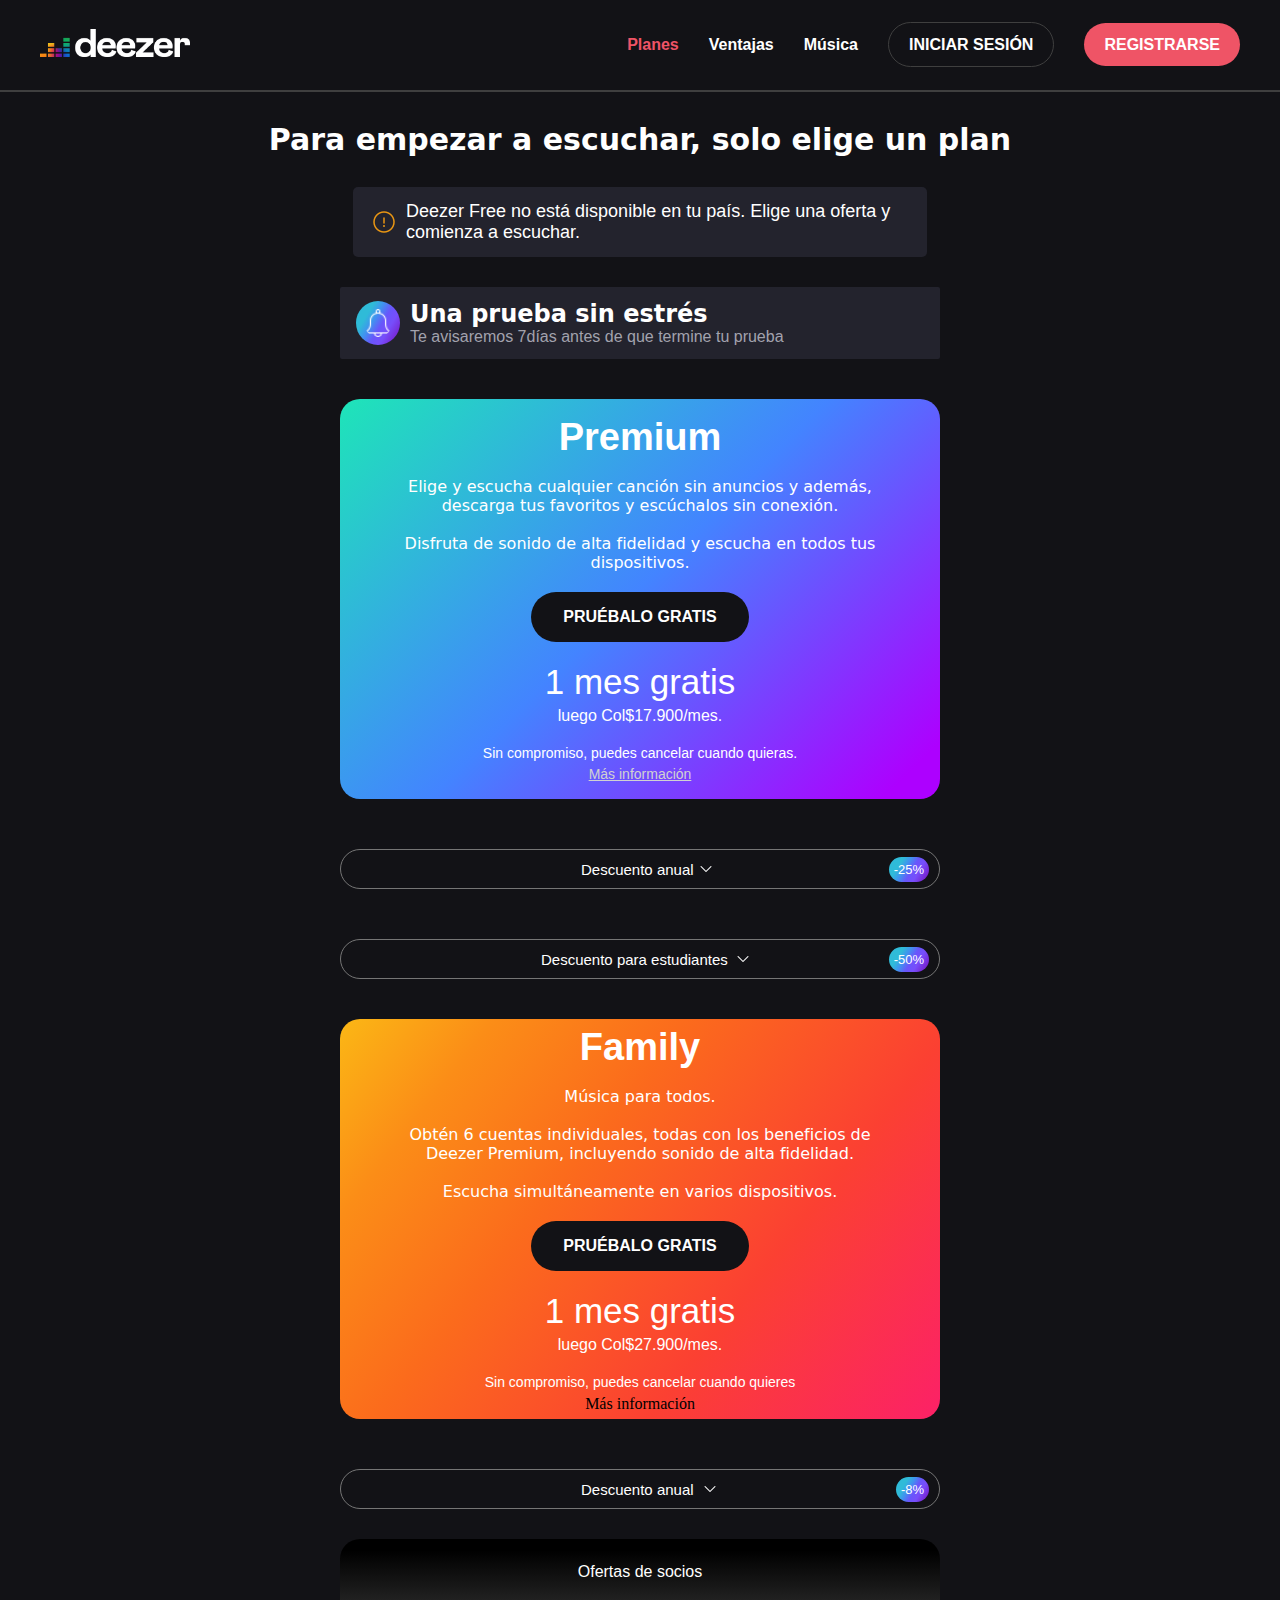
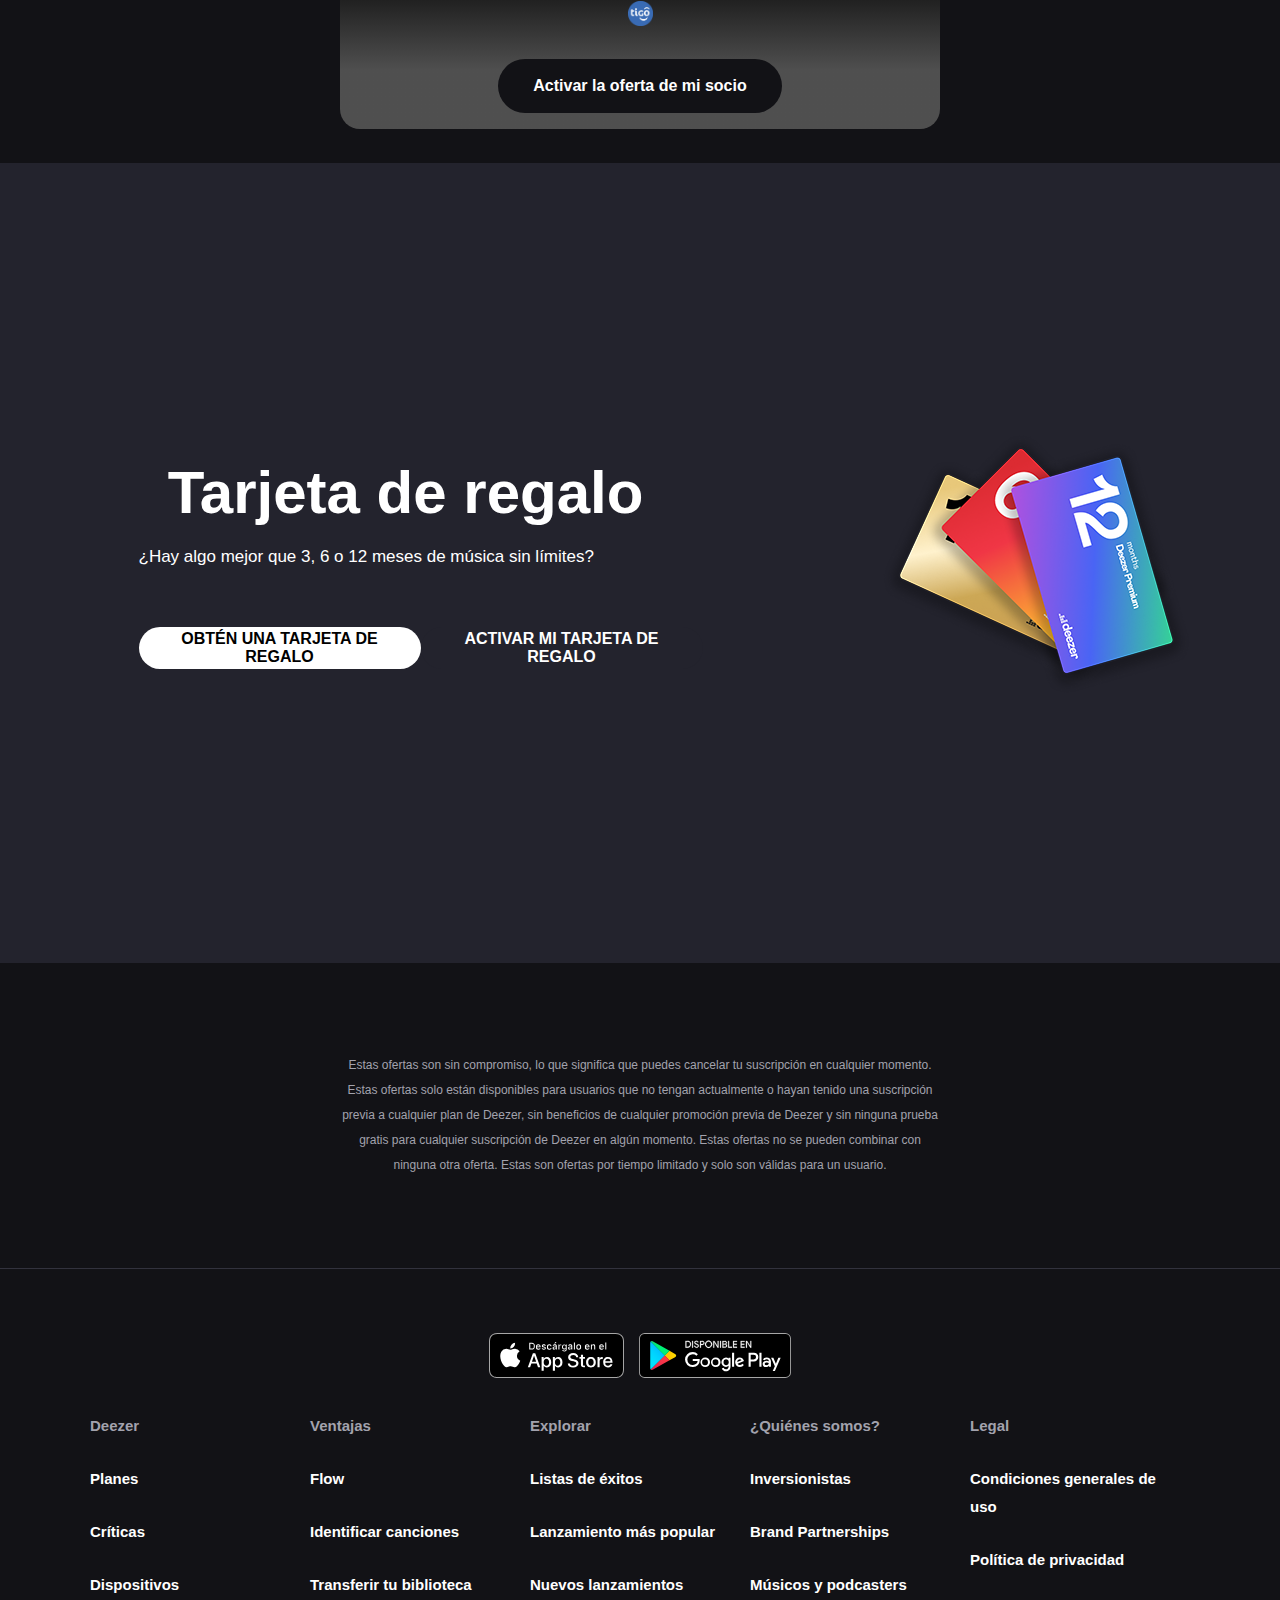
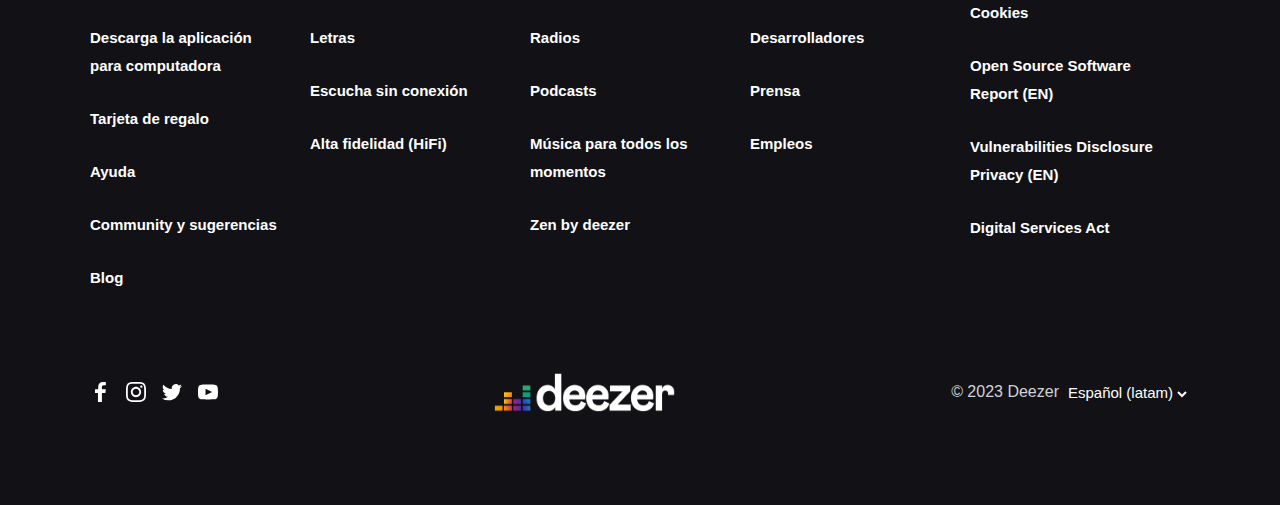
<file: index.html>
<!DOCTYPE html>
<html lang="es">
<head>
    <meta charset="UTF-8">
    <meta name="viewport" content="width=device-width, initial-scale=1.0">
    <title>Deezer</title>
    <link rel="stylesheet" href="estilos/estilos.css">
    <script defer type="module" src="script.mjs"></script>
    <link rel="icon" href="imagenes/icono.ico">
</head>
<body>
    <!--menu-->
    <nav class="menu-normal">
        <a href="imagenes/logo.png" class="enlace">
            <img src="imagenes/logo.png" alt="">
        </a>
        <ul>
            <li><a href="" class="planes">Planes</a></li>
            <li><a href="" class="ventajas">Ventajas</a></li>
            <li><a href="" class="musica">Música</a></li>
            <li><a href="" class="iniciar">INICIAR SESIÓN</a></li>
            <li><a href="" class="registrarse">REGISTRARSE</a></li>
        </ul>
    </nav>
    <nav class="menu-mobile">
        <a href="imagenes/logo.png" class="enlace">
            <img src="imagenes/logo.png" alt="">
        </a>
        <input type="checkbox" id="check">
        <label for="check" class="checkbtn" id="menublanco">
            <img src="imagenes/menublanco.png" alt="">
        </label>
    </nav>
    <div class="menu" id="menu">
        <ul>
            <li><a href="" class="linksMobile">Iniciar sesión</a></li>
            <li><a href="" class="linksMobile">Registrarse</a></li>
            <li><a href="" class="linksMobile">Descargar la aplicación</a></li>
            <li><a href="" class="linksMobile">Planes</a></li>
            <li><a href="" class="linksMobile">Explorar canales</a></li>
        </ul>
    </div>
    <hr>
    <!-- contenedor principal -->
    <section class="principal">
        <h1 class="titulo">
            Para empezar a escuchar, solo elige un plan
        </h1>
        <div class="info1">
            <img src="imagenes/danger.png" alt="">
            <p>Deezer Free no está disponible en tu país. Elige una oferta y comienza a escuchar.</p>
        </div>
        <div class="info2">
            <img src="imagenes/bell.png" alt="">
            <div class="textoinfo2">
                <h2 class="titleInfo2">Una prueba sin estrés</h2>
                <p>Te avisaremos 7días antes de que termine tu prueba</p>
            </div>
        </div>
        <!-- card1 -->
        <div class="card1">
            <a href="" class="titleCard1">Premium</a>
            <p class="p1Card1">
                Elige y escucha cualquier canción sin anuncios y además, descarga tus favoritos y escúchalos sin conexión.
                    <br>
                    <br>
                    Disfruta de sonido de alta fidelidad y escucha en todos tus dispositivos.
            </p>
            <a href="" class="buttonCard1">
                PRUÉBALO GRATIS
            </a>
            <a href="" class="gratis">1 mes gratis</a>
            <a href="" class="luego">
                luego Col$17.900/mes.
            </a>
            <p class="p2Card1">Sin compromiso, puedes cancelar cuando quieras.</p>
            <a href="" class="informacion">Más información</a>
        </div>
        <!-- desplegable1 -->
        <div class="wrap-options">
            <input type="checkbox" hidden id="checker_1" class="checker" />
            <label class="button" for="checker_1"><p>Descuento anual</p>
                <img src="imagenes/down-arrow.png" alt="">
                <div class="color">-25%</div>
            </label>
            <div class="content-info">
                <div class="content">
                    <a href="" class="titleCard2">Premium Anual</a>
                    <div class="info1Card2">
                        <p>Todos los beneficios de Deezer Premium a un precio anual con descuento.</p>
                    </div>
                    <div class="botonCard2">
                        <a href="">COMENZAR PRUEBA GRATUITA DE 1 MES</a>
                    </div>
                    <a class="gratisCard2" href="">25 % de descuento cada año</a>
                    <a class="luegoCard2" href="">Col$214.800/año Col$161.100/año</a>
                    <p class="compromiso">Un compromiso por 1 año.</p>
                    <a class="linkCard2" href="">Más información</a>
                </div>
            </div>
        </div>
        <!-- desplegable2 -->
        <div class="wrap-options">
            <input type="checkbox" hidden id="checker_2" class="checker2" />
            <label class="button"  id="button" for="checker_2"><p>Descuento para estudiantes</p>
                <img src="imagenes/down-arrow.png" alt="">
                <div class="color">-50%</div>
            </label>
            <div class="content-info" id="content-info2">
                <div class="content" id="content">
                    <a href="" class="titleCard2">Student</a>
                    <div class="info1Card2">
                        <p>Todos los beneficios de Deezer Premium a mitad de precio para aprovechar al máximo tu vida de estudiante.
                        <br>
                        <br>
                        Disfruta de sonido de alta fidelidad y escucha en todos tus dispositivos.
                        </p>
                    </div>
                    <div class="botonCard2">
                        <a href="">PRUÉBALO GRATIS</a>
                    </div>
                    <a class="gratisCard2" href="">1 mes gratis</a>
                    <a class="luegoCard2" href="">luego Col$8.450/mes.</a>
                    <p class="compromiso">Sin compromiso, puedes cancelar cuando quieras.</p>
                    <a class="linkCard2" href="">Más información</a>
                </div>
            </div>
        </div>
    </section>
    <section class="container">
      <div class="card4">
          <article>
              <a class="titleCard1">Family</a>
              <p class="p1Card1">Música para todos. <br> <br>
              Obtén 6 cuentas individuales, todas con los beneficios de Deezer Premium, incluyendo sonido de alta fidelidad. <br> <br>
              Escucha simultáneamente en varios dispositivos.</p>
              <a class="buttonCard1">PRUÉBALO GRATIS</a> 
              <a class="gratis">1 mes gratis</a>
              <a class="luego">luego Col$27.900/mes.</a>
              <p class="p2Card1">Sin compromiso, puedes cancelar cuando quieres</p>
              <a clas="información">Más información</a>
          </article>
      </div>

      <div class="wrap-options">
          <input type="checkbox" hidden id="checker_3" class="checker" />
          <label class="button" for="checker_3"><p>Descuento anual</p>
              <img src="imagenes/down-arrow.png" alt="">
              <div class="color">-8%</div>
          </label>
          <div class="content-info" id="content-info2">
              <div class="content">
                  <a href="" class="titleCard2">Family Anual</a>
                  <div class="info1Card2">
                      <p>Todos los beneficios de Deezer Family a un precio anual con descuento.</p>
                  </div>
                  <div class="botonCard2">
                      <a href="">COMENZAR PRUEBA GRATIS DE 1 MES</a>
                  </div>
                  <a class="gratisCard2" href="">8% de descuento cada año</a>
                  <a class="luegoCard2" href="">Col$334.800/año Col$306.900/año</a>
                  <p class="compromiso">Un compromiso por 1 año.</p>
                  <a class="linkCard2" href="">Más información</a>

      
              </div>
          </div>
      </div>

      <a class="contenedor7">
          <p>
              Ofertas de socios
          </p>
          <img src="imagenes/tigo.png"/>
          <a class="botoncontenedor7">
              Activar la oferta de mi socio
          </a>
      </a>

      <div class="contenedor8">
          <div class="contenedor8info">
              <h2>
                  Tarjeta de regalo
              </h2>
              <p>
                  ¿Hay algo mejor que 3, 6 o 12 meses de música sin límites?
              </p>
              <div class="contenedor8botones">
                  <a href="" class="obtener">OBTÉN UNA TARJETA DE REGALO</a>
                  <a href="" class="activar">ACTIVAR MI TARJETA DE REGALO</a>
              </div>
          </div>
          <img src="imagenes/cards.png">
      </div>
    <article class="avisoOferta">
      <p class="textoOferta">
        Estas ofertas son sin compromiso, lo que significa que puedes cancelar
        tu suscripción en cualquier momento. Estas ofertas solo están
        disponibles para usuarios que no tengan actualmente o hayan tenido una
        suscripción previa a cualquier plan de Deezer, sin beneficios de
        cualquier promoción previa de Deezer y sin ninguna prueba gratis para
        cualquier suscripción de Deezer en algún momento. Estas ofertas no se
        pueden combinar con ninguna otra oferta. Estas son ofertas por tiempo
        limitado y solo son válidas para un usuario.
      </p>
    </article>
    <footer>
      <article></article>
      <section class="footerDescargas">
        <a href="#"
          ><img src="imagenes/AppStore.svg" alt="App Store" class="store"
        /></a>
        <a href="#"
          ><img src="imagenes/GoogleStore.svg" alt="Play Store" class="store"
        /></a>
      </section>

      <section class="footerLinks">
        <ul class="columnLinks">
          <li><a href="#" class="footerLink footerTitle">Deezer</a></li>
          <li><a href="#" class="footerLink">Planes</a></li>
          <li><a href="#" class="footerLink">Críticas</a></li>
          <li><a href="#" class="footerLink">Dispositivos</a></li>
          <li>
            <a href="#" class="footerLink"
              >Descarga la aplicación para computadora</a
            >
          </li>
          <li><a href="#" class="footerLink">Tarjeta de regalo</a></li>
          <li><a href="#" class="footerLink">Ayuda</a></li>
          <li><a href="#" class="footerLink">Community y sugerencias</a></li>
          <li><a href="#" class="footerLink">Blog</a></li>
        </ul>
        <ul class="columnLinks">
          <li><a href="#" class="footerLink footerTitle">Ventajas</a></li>
          <li><a href="#" class="footerLink">Flow</a></li>
          <li><a href="#" class="footerLink">Identificar canciones</a></li>
          <li><a href="#" class="footerLink">Transferir tu biblioteca</a></li>
          <li><a href="#" class="footerLink">Letras</a></li>
          <li><a href="#" class="footerLink">Escucha sin conexión</a></li>
          <li><a href="#" class="footerLink">Alta fidelidad (HiFi)</a></li>
        </ul>
        <ul class="columnLinks">
          <li><a href="#" class="footerLink footerTitle">Explorar</a></li>
          <li><a href="#" class="footerLink">Listas de éxitos</a></li>
          <li><a href="#" class="footerLink">Lanzamiento más popular</a></li>
          <li><a href="#" class="footerLink">Nuevos lanzamientos</a></li>
          <li><a href="#" class="footerLink">Radios</a></li>
          <li><a href="#" class="footerLink">Podcasts</a></li>
          <li>
            <a href="#" class="footerLink">Música para todos los momentos</a>
          </li>
          <li><a href="#" class="footerLink">Zen by deezer</a></li>
        </ul>
        <ul class="columnLinks">
          <li><a href="" class="footerLink footerTitle">¿Quiénes somos?</a></li>
          <li><a href="" class="footerLink">Inversionistas</a></li>
          <li><a href="" class="footerLink">Brand Partnerships</a></li>
          <li><a href="" class="footerLink">Músicos y podcasters</a></li>
          <li><a href="" class="footerLink">Desarrolladores</a></li>
          <li><a href="" class="footerLink">Prensa</a></li>
          <li><a href="" class="footerLink">Empleos</a></li>
        </ul>
        <ul class="columnLinks">
          <li><a href="#" class="footerLink footerTitle">Legal</a></li>
          <li>
            <a href="#" class="footerLink">Condiciones generales de uso</a>
          </li>
          <li><a href="#" class="footerLink">Política de privacidad</a></li>
          <li><a href="#" class="footerLink">Cookies</a></li>
          <li>
            <a href="#" class="footerLink">Open Source Software Report (EN)</a>
          </li>
          <li>
            <a href="#" class="footerLink"
              >Vulnerabilities Disclosure Privacy (EN)</a
            >
          </li>
          <li><a href="#" class="footerLink">Digital Services Act</a></li>
        </ul>
      </section>
      <section class="footerFinal">
        <section class="linkSocial">
          <a href="#"
            ><img src="imagenes/Facebook.svg" class="social" alt="Facebook"
          /></a>
          <a href="#"
            ><img src="imagenes/instagram.svg" class="social" alt="Instagram"
          /></a>
          <a href="#"
            ><img src="imagenes/twitter.svg" class="social" alt="Twitter"
          /></a>
          <a href="#"
            ><img src="imagenes/youtube-play.svg" class="social" alt="Youtube"
          /></a>
        </section>
        <section class="footerLogo">
          <a href="#"
            ><img src="imagenes/deezer-logo-blanco.png" alt="logo deezer"
          /></a>
        </section>
        <section class="copyrightLanguage">
          <p class="copyright">© 2023 Deezer</p>
          <select name="idioma" class="idioma">
            <option value="Čeština">Čeština</option>
            <option value="Dansk">Dansk</option>
            <option value="Deutsch">Deutsch</option>
            <option value="English">English</option>
            <option value="English (us)">English (us)</option>
            <option value="Español">Español</option>
            <option value="Español (latam)" selected>Español (latam)</option>
            <option value="Français">Français</option>
            <option value="Hrvatski">Hrvatski</option>
            <option value="Italiano">Italiano</option>
            <option value="Magyar">Magyar</option>
            <option value="Nederlands">Nederlands</option>
            <option value="Polski">Polski</option>
            <option value="Português (br)">Português (br)</option>
            <option value="Português (pt)">Português (pt)</option>
            <option value="Română">Română</option>
            <option value="日本語">日本語</option>
          </select>
        </section>
      </section>
    </footer>
</body>
</html>
</file>
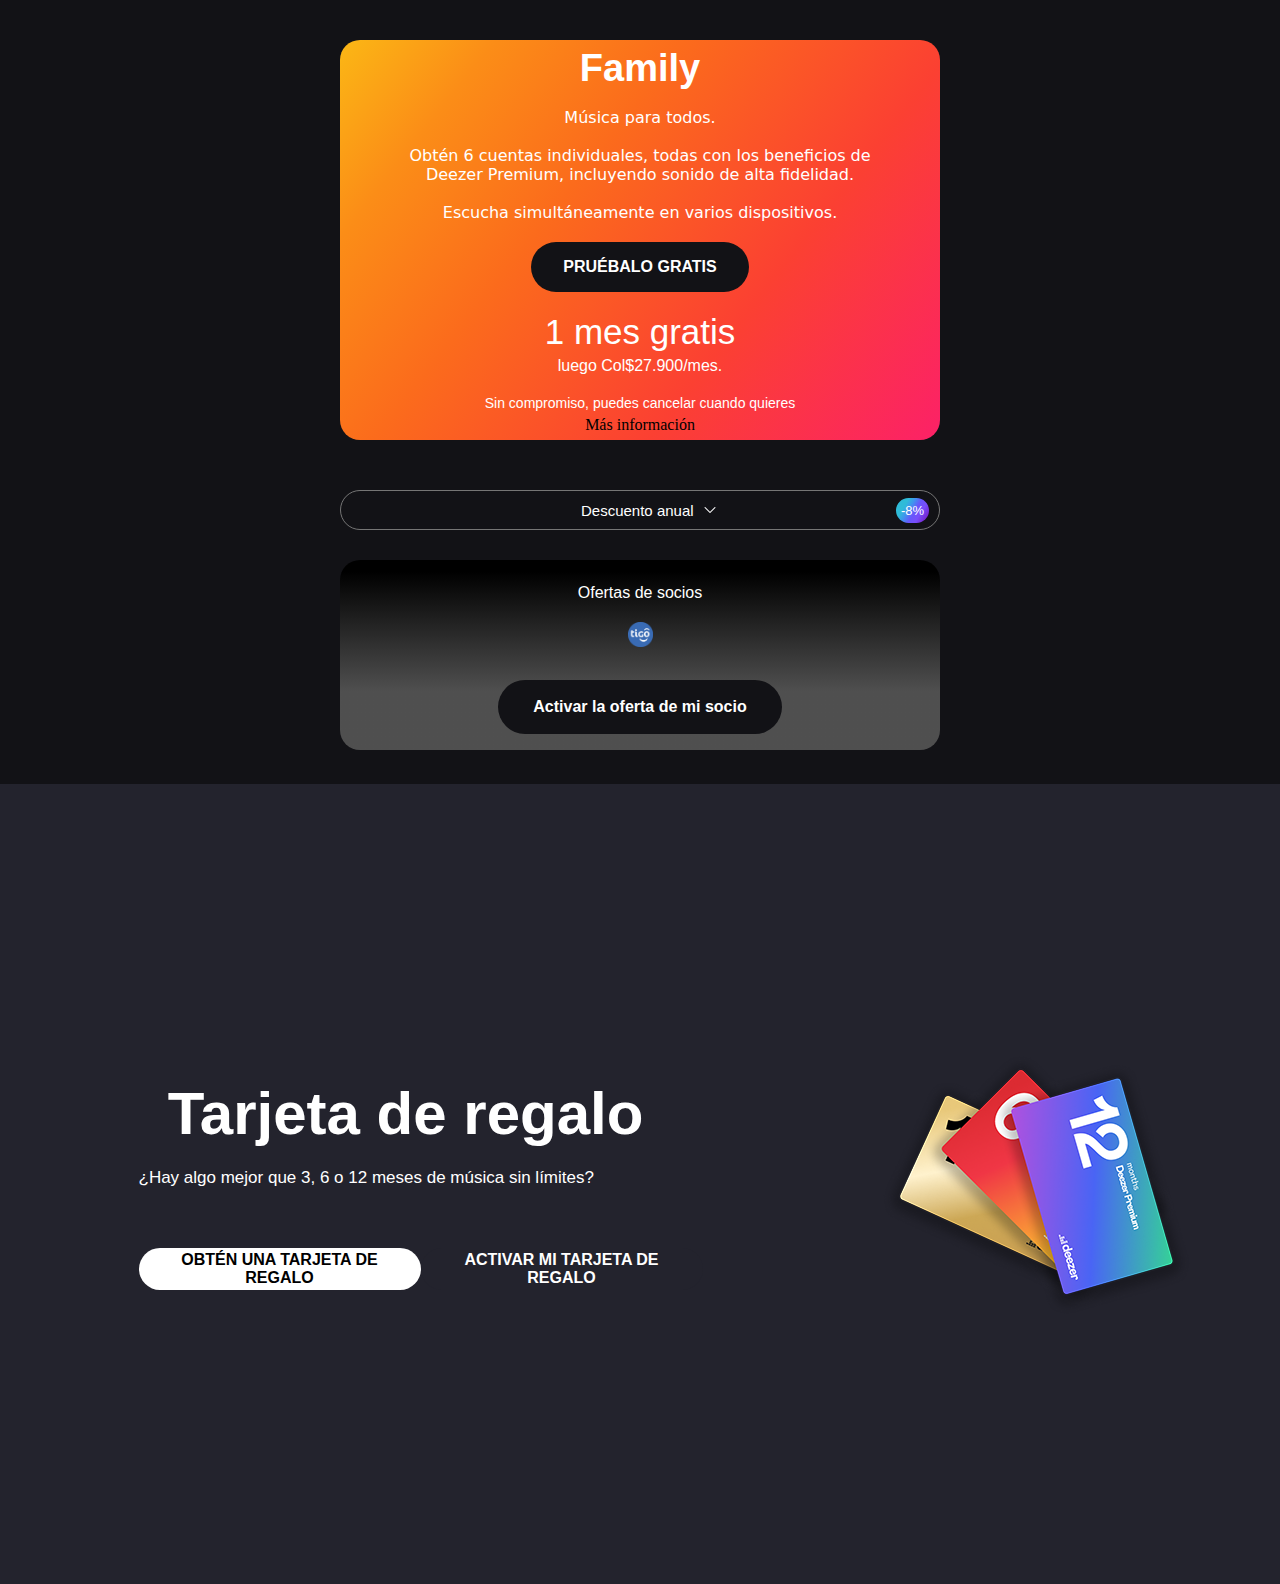
<file: contenedor2.html>
<!DOCTYPE html>
<html>
<head>
    <title>Document</title>
    <link rel="stylesheet" href="estilos/estilos.css">
</head>
<body>
    <section class="container">
        <div class="card4">
            <article>
                <a class="titleCard1">Family</a>
                <p class="p1Card1">Música para todos. <br> <br>
                Obtén 6 cuentas individuales, todas con los beneficios de Deezer Premium, incluyendo sonido de alta fidelidad. <br> <br>
                Escucha simultáneamente en varios dispositivos.</p>
                <a class="buttonCard1">PRUÉBALO GRATIS</a> 
                <a class="gratis">1 mes gratis</a>
                <a class="luego">luego Col$27.900/mes.</a>
                <p class="p2Card1">Sin compromiso, puedes cancelar cuando quieres</p>
                <a clas="información">Más información</a>
            </article>
        </div>

        <div class="wrap-options">
            <input type="checkbox" hidden id="checker_3" class="checker" />
            <label class="button" for="checker_3"><p>Descuento anual</p>
                <img src="imagenes/down-arrow.png" alt="">
                <div class="color">-8%</div>
            </label>
            <div class="content-info" id="content-info2">
                <div class="content">
                    <a href="" class="titleCard2">Family Anual</a>
                    <div class="info1Card2">
                        <p>Todos los beneficios de Deezer Family a un precio anual con descuento.</p>
                    </div>
                    <div class="botonCard2">
                        <a href="">COMENZAR PRUEBA GRATIS DE 1 MES</a>
                    </div>
                    <a class="gratisCard2" href="">8% de descuento cada año</a>
                    <a class="luegoCard2" href="">Col$334.800/año Col$306.900/año</a>
                    <p class="compromiso">Un compromiso por 1 año.</p>
                    <a class="linkCard2" href="">Más información</a>

        
                </div>
            </div>
        </div>

        <a class="contenedor7">
            <p>
                Ofertas de socios
            </p>
            <img src="imagenes/tigo.png"/>
            <a class="botoncontenedor7">
                Activar la oferta de mi socio
            </a>
        </a>

        <div class="contenedor8">
            <div class="contenedor8info">
                <h2>
                    Tarjeta de regalo
                </h2>
                <p>
                    ¿Hay algo mejor que 3, 6 o 12 meses de música sin límites?
                </p>
                <div class="contenedor8botones">
                    <a href="" class="obtener">OBTÉN UNA TARJETA DE REGALO</a>
                    <a href="" class="activar">ACTIVAR MI TARJETA DE REGALO</a>
                </div>
            </div>
            <img src="imagenes/cards.png">
        </div>
    
</body>
</html>
</file>
<file: estilos/estilos.css>
* {
  padding: 0;
  margin: 0;
  text-decoration: none;
  box-sizing: border-box;
}
body {
  background-color: #121216;
}
/* menu */
.menu-normal {
  width: 100%;
  height: 90px;
  display: flex;
  justify-content: space-between;
  align-items: center;
  padding: 0 40px 0 40px;
}
.enlace img {
  width: 150px;
}
.menu-normal ul {
  display: flex;
  list-style: none;
}
.menu-normal ul li {
  margin-left: 30px;
}
li a {
  color: #fff;
  font-family: Arial, Helvetica, sans-serif;
  font-weight: 600;
}
li a:hover {
  color: #ef5466;
}
.planes {
  color: #ef5466;
}
.iniciar {
  border: #3f3f3f 1px solid;
  padding: 13px 20px;
  border-radius: 50px;
  font-weight: 700;
  transition: 0.2s ease-in-out;
}
.iniciar:hover {
  background: #3f3f3f;
  color: #fff;
}
.registrarse {
  background-color: #ef5466;
  padding: 13px 20px;
  border-radius: 50px;
  transition: 0.2s ease-in-out;
}
.registrarse:hover {
  background-color: #b83242;
  color: #fff;
}

/* menu mobile */
.menu-mobile {
  display: none;
}
.menu {
  display: none;
  text-align: center;
  background-color: #121216;
  width: 100%;
}
.menu ul li {
  margin-top: 30px;
}
.checkbtn {
  cursor: pointer;
  display: none;
}
#check {
  display: none;
}
.menublanco {
  width: 45px;
  height: 45px;
  margin-top: 10px;
  cursor: pointer;
}
hr {
  border: #3f3f3f 1px solid;
}

/* contenedor principal */
.principal {
  display: flex;
  flex-direction: column;
  justify-content: center;
  align-items: center;
}
.titulo {
  color: #fff;
  text-align: center;
  font-family: system-ui, -apple-system, BlinkMacSystemFont, "Segoe UI", Roboto,
    Oxygen, Ubuntu, Cantarell, "Open Sans", "Helvetica Neue", sans-serif;
  font-weight: 700;
  font-size: 30px;
  margin-top: 30px;
}
.info1 {
  display: flex;
  justify-content: space-between;
  align-items: center;
  background-color: #23232d;
  color: #fff;
  font-family: Arial, Helvetica, sans-serif;
  font-size: 18px;
  width: 574px;
  height: 70px;
  border-radius: 5px;
  padding: 19px;
  margin-top: 30px;
}
.info1 p {
  margin-left: 10px;
}
.info2 {
  width: 600px;
  height: 72px;
  background-color: #23232d;
  border-radius: 2px;
  margin-top: 30px;
  display: flex;
  align-items: center;
  padding: 4px 16px;
}
.info2 img {
  width: 44px;
  height: 44px;
  background: linear-gradient(
    121deg,
    rgba(47, 187, 216, 1) 27%,
    rgba(64, 147, 239, 1) 41%,
    rgba(104, 86, 251, 1) 56%,
    rgba(119, 78, 251, 1) 70%,
    rgba(119, 34, 206, 1) 90%
  );
  border-radius: 100%;
  padding: 8px;
  margin-right: 10px;
}
.titleInfo2 {
  color: #fff;
  font-family: system-ui, -apple-system, BlinkMacSystemFont, "Segoe UI", Roboto,
    Oxygen, Ubuntu, Cantarell, "Open Sans", "Helvetica Neue", sans-serif;
  font-weight: 600;
}
.textoinfo2 {
  color: #a2a2ad;
  font-family: Arial, Helvetica, sans-serif;
}
.card1 {
  width: 600px;
  height: 400px;
  background: linear-gradient(135deg, #1ee5b8, #4384ff 48.96%, #ad00ff 94.27%);
  margin-top: 40px;
  border-radius: 20px;
  display: flex;
  flex-direction: column;
  justify-content: center;
  align-items: center;
  text-align: center;
}
/* card1 */
.titleCard1 {
  color: #fff;
  font-family: Arial, Helvetica, sans-serif;
  font-weight: 800;
  font-size: 38px;
  margin-bottom: 18px;
}
.p1Card1 {
  color: #fff;
  font-family: system-ui, -apple-system, BlinkMacSystemFont, "Segoe UI", Roboto,
    Oxygen, Ubuntu, Cantarell, "Open Sans", "Helvetica Neue", sans-serif;
  font-size: 16px;
  line-height: 19px;
  padding: 0 50px;
  margin-bottom: 20px;
}
.buttonCard1 {
  color: #fff;
  background-color: #121216;
  padding: 16px 32px;
  border-radius: 50px;
  font-family: Arial, Helvetica, sans-serif;
  font-weight: 550;
  margin-bottom: 20px;
}
.buttonCard1:hover {
  background-color: #2d2d33;
}
.gratis {
  color: #fff;
  font-family: Arial, Helvetica, sans-serif;
  font-size: 35px;
  margin-bottom: 5px;
}
.luego {
  color: #fff;
  font-family: Arial, Helvetica, sans-serif;
  font-size: 16px;
  margin-bottom: 20px;
}
.p2Card1 {
  color: #fff;
  font-family: Arial, Helvetica, sans-serif;
  font-size: 14px;
  margin-bottom: 5px;
}
.informacion {
  color: #d1d1d1;
  font-family: Arial, Helvetica, sans-serif;
  font-size: 14px;
  text-decoration: underline;
}
/* desplegable */
.wrap-options {
  display: flex;
  align-items: center;
  justify-content: center;
  flex-direction: column;
  margin-top: 20px;
}

.button {
  border-radius: 100px;
  cursor: pointer;
  transition: 0.2s;
  border: #757575 1px solid;
  display: flex;
  align-items: center;
  justify-content: space-between;
  margin-top: 30px;
  width: 600px;
  height: 40px;
  color: #ffffff;
  font-family: Arial, Helvetica, sans-serif;
  font-size: 15px;
}

.button p {
  display: flex;
  justify-content: center;
  align-items: center;
  margin-left: 240px;
}

.button img {
  margin-left: -170px;
}

.color {
  background: rgb(47, 187, 216);
  background: linear-gradient(
    121deg,
    rgba(47, 187, 216, 1) 27%,
    rgba(64, 147, 239, 1) 41%,
    rgba(104, 86, 251, 1) 56%,
    rgba(119, 78, 251, 1) 70%,
    rgba(119, 34, 206, 1) 90%
  );
  padding: 5px;
  border-radius: 100px;
  color: #ffffff;
  font-family: Arial, Helvetica, sans-serif;
  font-size: 13px;
  margin-right: 10px;
}

.content-info {
  width: 600px;
  height: 361px;
  background: rgb(47, 187, 216);
  background: linear-gradient(
    121deg,
    rgba(47, 187, 216, 1) 27%,
    rgba(64, 147, 239, 1) 41%,
    rgba(104, 86, 251, 1) 56%,
    rgba(119, 78, 251, 1) 70%,
    rgba(119, 34, 206, 1) 90%
  );
  border-radius: 10px;
  display: none;
}

.checker:checked ~ .content-info {
  display: block;
}

.checker:checked ~ .button {
  display: none;
}
.content {
  display: flex;
  flex-direction: column;
  align-items: center;
  justify-content: center;
}
.titleCard2 {
  color: #fff;
  font-family: Arial, Helvetica, sans-serif;
  font-weight: 800;
  font-size: 38px;
  margin-bottom: 18px;
  text-align: center;
  margin-top: 30px;
}
.info1Card2 {
  color: #fff;
  font-family: Arial, Helvetica, sans-serif;
  font-size: 16px;
  padding: 0 50px;
  text-align: center;
}
.botonCard2 {
  width: 400px;
  height: 54px;
  background-color: #121216;
  display: flex;
  justify-content: center;
  align-items: center;
  border-radius: 50px;
  padding: 16px;
  margin-top: 20px;
}
.botonCard2 a {
  color: #fff;
  font-family: Arial, Helvetica, sans-serif;
  font-weight: 550;
}
.gratisCard2 {
  color: #fff;
  font-family: Arial, Helvetica, sans-serif;
  font-size: 32px;
  font-weight: 600;
  margin-top: 20px;
}
.luegoCard2 {
  color: #fff;
  font-family: Arial, Helvetica, sans-serif;
  font-size: 16px;
}
.compromiso {
  color: #fff;
  font-family: Arial, Helvetica, sans-serif;
  margin-top: 20px;
}
.linkCard2 {
  color: #b4b1b1;
  font-family: Arial, Helvetica, sans-serif;
  text-decoration: underline;
  margin-top: 5px;
  font-size: 14px;
}
/* desplegable2 */
#button p {
  margin-left: 200px;
}
#button img {
  margin-left: -130px;
}
.checker2:checked ~ .content-info {
  display: block;
}

.checker2:checked ~ .button {
  display: none;
}
#content-info2 {
  height: 520px;
}

/* media */
@media (max-width: 952px) {
  .enlace {
    padding-left: 20px;
  }
  nav ul li a {
    font-size: 14px;
  }
  .planes {
    display: none;
  }
  .musica {
    display: none;
  }
  .ventajas {
    display: none;
  }
}
@media (max-width: 692px) {
  .checkbtn {
    display: block;
  }
  .iniciar {
    display: none;
  }
  .registrarse {
    display: none;
  }
  .menu-mobile {
    display: flex;
    justify-content: space-between;
    padding: 0 20px 0 20px;
    width: 100%;
    height: 90px;
    align-items: center;
  }
  .menu-normal {
    display: none;
  }
  .menu {
    display: block;
  }
  .menu {
    position: fixed;
    width: 100%;
    left: -100%;
    transition: all 0.3s ease-in-out;
  }
  #check:checked ~ ul {
    right: 0;
  }
  .titulo {
    padding: 0 20px;
  }
  .info1 {
    padding: 0 20px;
  }
  .info2 {
    padding: 0 20px;
  }
  .card1 {
    padding: 0 20px;
  }
}
* {
  margin: 0;
  padding: 0;
}

.container {
  display: flex;
  flex-direction: column;
  justify-content: center;
  align-items: center;
  text-align: center;
}

.card4 {
  width: 600px;
  height: 400px;
  background: linear-gradient(
    128deg,
    rgba(251, 183, 21, 1) 0%,
    rgba(251, 141, 23, 1) 17%,
    rgba(251, 107, 28, 1) 38%,
    rgba(251, 64, 50, 1) 68%,
    rgba(252, 33, 103, 1) 100%
  );
  margin-top: 40px;
  border-radius: 20px;
  display: flex;
  flex-direction: column;
  justify-content: center;
  align-items: center;
  text-align: center;
}
article {
  display: flex;
  flex-direction: column;
  justify-content: center;
  align-items: center;
  text-align: center;
}
.titleCard1 {
  color: #fff;
  font-family: Arial, Helvetica, sans-serif;
  font-weight: 800;
  font-size: 38px;
}
.p1Card1 {
  color: #fff;
  font-family: system-ui, -apple-system, BlinkMacSystemFont, "Segoe UI", Roboto,
    Oxygen, Ubuntu, Cantarell, "Open Sans", "Helvetica Neue", sans-serif;
  font-size: 16px;
  line-height: 19px;
  padding: 0 50px;
}
.buttonCard1 {
  color: #fff;
  background-color: #121216;
  padding: 16px 32px;
  border-radius: 50px;
  font-family: Arial, Helvetica, sans-serif;
  font-weight: 550;
}
.buttonCard1:hover {
  background-color: #2d2d33;
}
.gratis {
  color: #fff;
  font-family: Arial, Helvetica, sans-serif;
  font-size: 35px;
}
.luego {
  color: #fff;
  font-family: Arial, Helvetica, sans-serif;
  font-size: 16px;
}
.p2Card1 {
  color: #fff;
  font-family: Arial, Helvetica, sans-serif;
  font-size: 14px;
}
.informacion {
  color: #d1d1d1;
  font-family: Arial, Helvetica, sans-serif;
  font-size: 14px;
  text-decoration: underline;
}

.wrap-options {
  display: flex;
  align-items: center;
  justify-content: center;
  flex-direction: column;
  margin-top: 20px;
}

.button {
  border-radius: 100px;
  cursor: pointer;
  transition: 0.2s;
  border: #757575 1px solid;
  display: flex;
  align-items: center;
  justify-content: space-between;
  margin-top: 30px;
  width: 600px;
  height: 40px;
  color: #ffffff;
  font-family: Arial, Helvetica, sans-serif;
  font-size: 15px;
}

.button p {
  display: flex;
  justify-content: center;
  align-items: center;
  margin-left: 240px;
}

.button img {
  margin-left: -170px;
}

.color {
  background: rgb(47, 187, 216);
  background: linear-gradient(
    121deg,
    rgba(47, 187, 216, 1) 27%,
    rgba(64, 147, 239, 1) 41%,
    rgba(104, 86, 251, 1) 56%,
    rgba(119, 78, 251, 1) 70%,
    rgba(119, 34, 206, 1) 90%
  );
  padding: 5px;
  border-radius: 100px;
  color: #ffffff;
  font-family: Arial, Helvetica, sans-serif;
  font-size: 13px;
  margin-right: 10px;
}

.content-info {
  width: 600px;
  height: 361px;
  background: rgb(47, 187, 216);
  background: linear-gradient(
    121deg,
    rgba(47, 187, 216, 1) 27%,
    rgba(64, 147, 239, 1) 41%,
    rgba(104, 86, 251, 1) 56%,
    rgba(119, 78, 251, 1) 70%,
    rgba(119, 34, 206, 1) 90%
  );
  border-radius: 10px;
  display: none;
}

.checker:checked ~ .content-info {
  display: block;
}

.checker:checked ~ .button {
  display: none;
}
.content {
  display: flex;
  flex-direction: column;
  align-items: center;
  justify-content: center;
}
.titleCard2 {
  color: #fff;
  font-family: Arial, Helvetica, sans-serif;
  font-weight: 800;
  font-size: 38px;
  margin-bottom: 18px;
  text-align: center;
  margin-top: 30px;
}
.info1Card2 {
  color: #fff;
  font-family: Arial, Helvetica, sans-serif;
  font-size: 16px;
  padding: 0 50px;
  text-align: center;
}
.botonCard2 {
  width: 400px;
  height: 54px;
  background-color: #121216;
  display: flex;
  justify-content: center;
  align-items: center;
  border-radius: 50px;
  padding: 16px;
  margin-top: 20px;
  transition: 0.3s;
}
.botonCard2 a {
  color: #fff;
  font-family: Arial, Helvetica, sans-serif;
  font-weight: 550;
}
.gratisCard2 {
  color: #fff;
  font-family: Arial, Helvetica, sans-serif;
  font-size: 32px;
  font-weight: 600;
  margin-top: 20px;
}
.luegoCard2 {
  color: #fff;
  font-family: Arial, Helvetica, sans-serif;
  font-size: 16px;
}
.compromiso {
  color: #fff;
  font-family: Arial, Helvetica, sans-serif;
  margin-top: 20px;
}
.linkCard2 {
  color: #b4b1b1;
  font-family: Arial, Helvetica, sans-serif;
  text-decoration: underline;
  margin-top: 5px;
  font-size: 14px;
}
/* desplegable4 */
#button p {
  margin-left: 200px;
}
#button img {
  margin-left: -130px;
}
.checker2:checked ~ .content-info {
  display: block;
}

.checker2:checked ~ .button {
  display: none;
}
#content-info2 {
  height: 390px;
}

.contenedor7 {
  width: 600px;
  height: 190px;
  background: rgb(0, 0, 0);
  background: linear-gradient(180deg, rgba(0, 0, 0, 1) 6%, hwb(0 31% 69%) 69%);
  display: flex;
  flex-direction: column;
  justify-content: center;
  align-items: center;
  border-radius: 20px;
  margin-top: 30px;
}

.contenedor7 p {
  font-family: Arial, Helvetica, sans-serif;
  color: #fff;
  margin-top: -80px;
}

.contenedor7 img {
  width: 25px;
  height: 25px;
  margin-top: 20px;
}
.botoncontenedor7 {
  width: 284px;
  height: 54px;
  background: #121216;
  display: flex;
  justify-content: center;
  align-items: center;
  color: #fff;
  font-family: Arial, Helvetica, sans-serif;
  font-weight: 700;
  border-radius: 50px;
  margin-top: -70px;
  transition: 0.3s;
}

.botoncontenedor7:hover {
  background: #2a2a33;
}

.contenedor8 {
  width: 100%;
  height: 800px;
  background: #23232d;
  display: flex;
  justify-content: space-around;
  align-items: center;
  padding-left: 50px;
  margin-top: 50px;
}
.contenedor8info h2 {
  color: #fff;
  font-family: Arial, Helvetica, sans-serif;
  font-weight: 800;
  font-size: 60px;
  margin-left: -30px;
}

.contenedor8info p {
  color: #fff;
  font-family: Arial, Helvetica, sans-serif;
  font-size: 17px;
  text-align: left;
  margin-top: 20px;
}

.contenedor8botones {
  display: flex;
  justify-content: space-around;
  align-items: center;
  margin-top: 60px;
}

.obtener {
  width: 282px;
  height: 42px;
  background-color: #fff;
  border-radius: 50px;
  display: flex;
  justify-content: center;
  align-items: center;
  text-decoration: none;
  color: black;
  font-family: Arial, Helvetica, sans-serif;
  font-weight: 600;
  padding: 8px 32px;
  transition: 0.3s;
}

.activar {
  width: 282px;
  height: 42px;
  background-color: #23232d;
  border-radius: 50px;
  display: flex;
  justify-content: center;
  align-items: center;
  text-decoration: none;
  color: white;
  font-family: Arial, Helvetica, sans-serif;
  font-weight: 600;
  padding: 8px 32px;
  transition: 0.3s;
}

.obtener:hover {
  background: #d8d4d4;
}

.activar:hover {
  background: #2c2b2b;
}
body {
  margin: 0;
  padding: 0;
  box-sizing: border-box;
}
footer {
  font-family: "Roboto", "Arial", sans-serif;
  background-color: #121216;
  padding: 64px 90px;
  border-top: 1px solid #32323d;
  width: 100%;
}
a {
  text-decoration: none;
}
.textoOferta {
  color: #a2a2ad;
  font-family: "Roboto", "Arial", sans-serif;
  text-align: center;
  max-width: 600px;
  font-size: 12px;
  line-height: 25px;
}
.avisoOferta {
  display: flex;
  justify-content: center;
  padding: 90px 0;
}
.store {
  height: 45px;
  box-sizing: content-box;
  padding-bottom: 30px;
}
.footerDescargas {
  display: flex;
  justify-content: center;
  align-items: center;
  gap: 15px;
}

.footerLinks {
  display: flex;
  width: 100%;
  justify-content: space-between;
  font-weight: 500;
}
.columnLinks {
  line-height: 28px;
  width: 100%;
  padding-left: 0px;
  gap: 25px;
  display: flex;
  flex-direction: column;
  list-style: none;
  padding-right: 25px;
  max-width: 245px;
  text-align: left;
}

.footerLink {
  font-size: 15px;
  width: 100%;
  color: #fff;
}
.footerTitle {
  margin-bottom: 14px;
  color: #a2a2ad;
  font-weight: 700;
}
.social {
  width: 20px;
}
.footerLogo a img {
  width: 181px;
  height: 40px;
}
.footerFinal {
  display: flex;
  justify-content: space-between;
  align-items: center;
  padding-top: 80px;
  margin-bottom: 25px;
}
.linkSocial {
  display: flex;
  gap: 16px;
}

.copyrightLanguage {
  display: flex;
  gap: 5px;
}
.idioma {
  background-color: #121216;
  color: #ffffff;
  border: none;
  font-size: 15px;
  padding-bottom: 3px;
}
.copyright {
  color: #d1d1d7;
}
@media (width <= 576px) {
  .avisoOferta {
    padding: 50px 16px;
  }
  footer {
    padding: 64px 25px;
  }
  .footerLinks {
    flex-direction: column;
    gap: 50px;
  }
  .columnLinks {
    padding: 0px;
    max-width: none;
  }
  .footerFinal {
    flex-direction: column;
    gap: 20px;
  }
  .footerLogo {
    order: 0;
  }
  .footerLogo a img {
    width: 136px;
    height: 30px;
  }
  .linkSocial {
    order: 1;
  }
  .copyrightLanguage {
    order: 2;
  }
}
</file>
